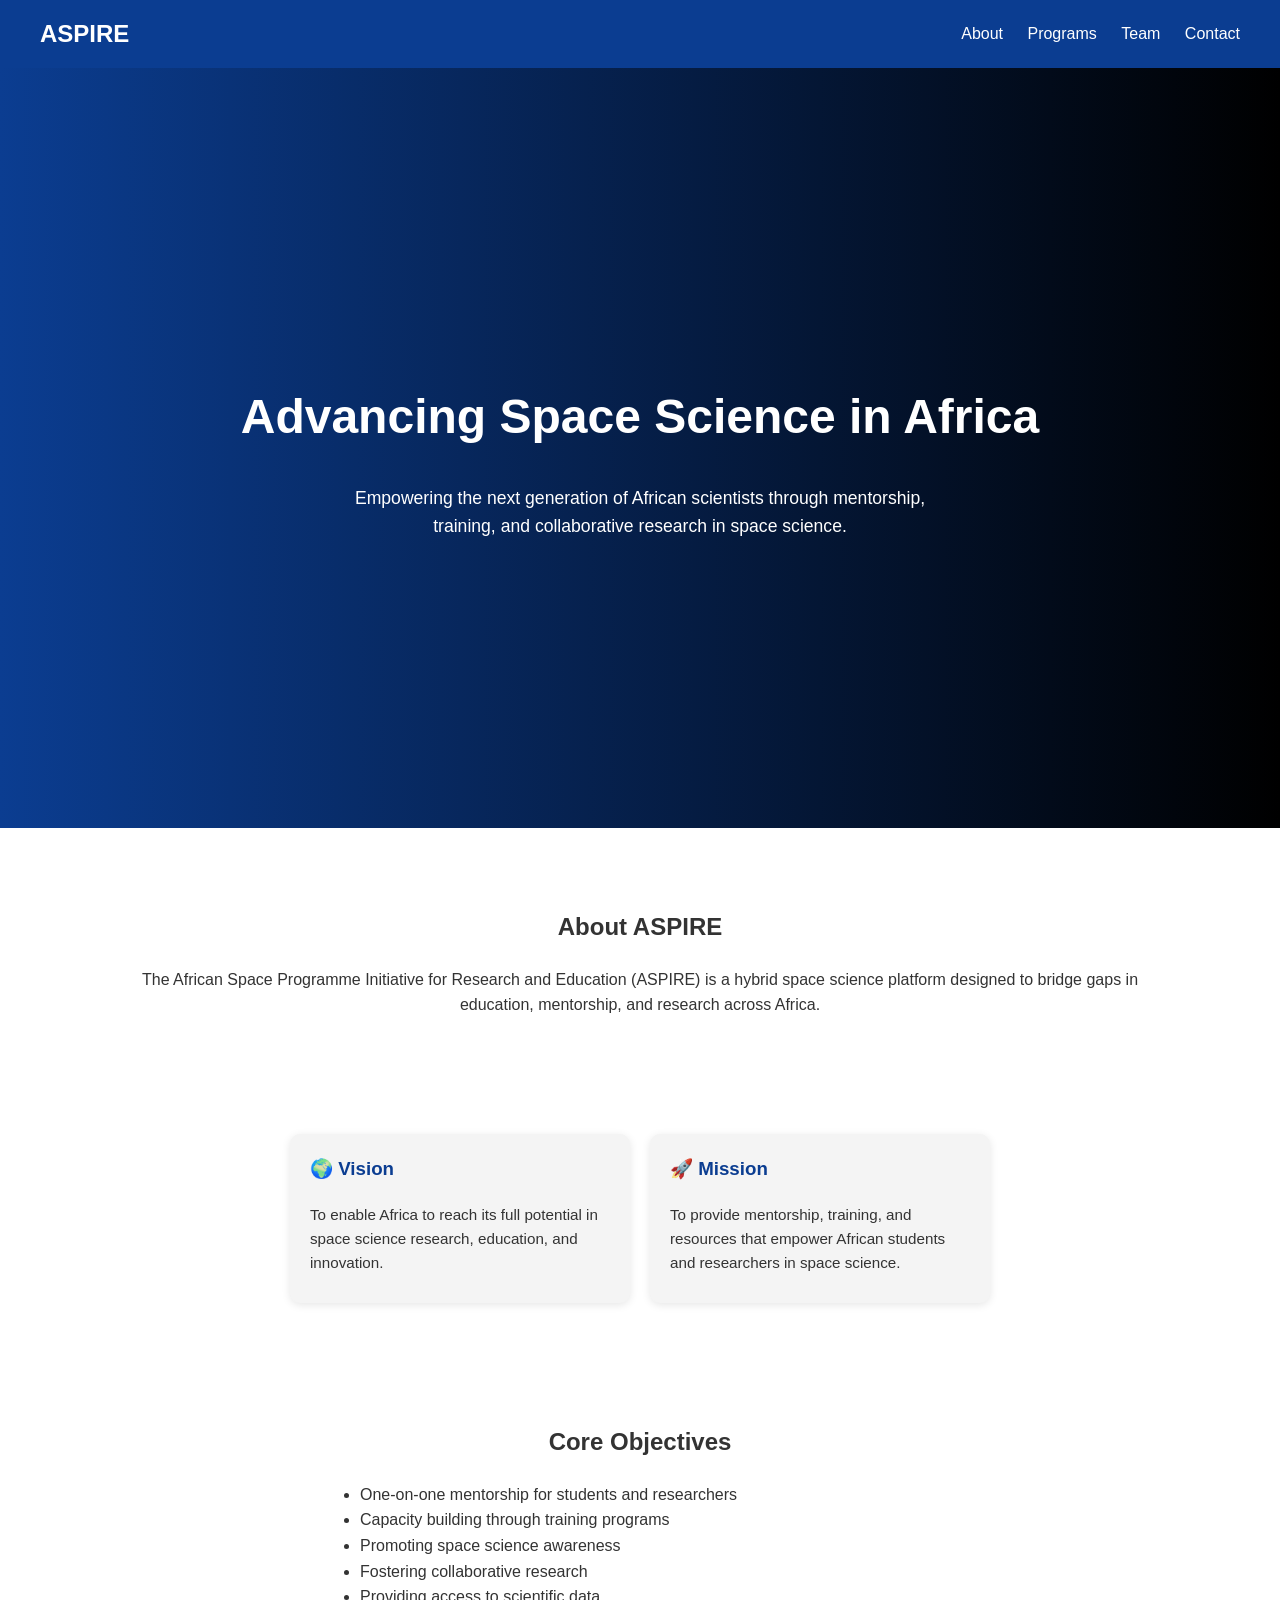
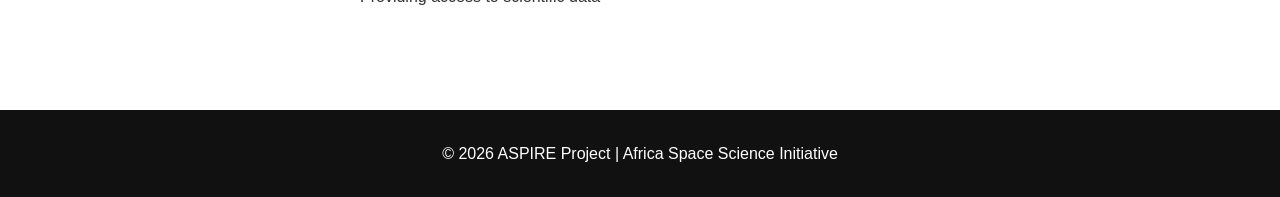
<file: index.html>
<!DOCTYPE html>
<html lang="en">
<head>
<meta charset="UTF-8">
<meta name="viewport" content="width=device-width, initial-scale=1.0">
<title>ASPIRE Project</title>
<link rel="stylesheet" href="css/styles.css">
</head>

<body>

<!-- NAVBAR -->
<nav class="navbar">
    <h2>ASPIRE</h2>
    <div>
        <a href="about.html">About</a>
        <a href="programs.html">Programs</a>
        <a href="team.html">Team</a>
        <a href="contact.html">Contact</a>
    </div>
</nav>

<!-- HERO -->
<section class="hero">
    <h1>Advancing Space Science in Africa</h1>
    <p>
        Empowering the next generation of African scientists through mentorship,
        training, and collaborative research in space science.
    </p>
</section>

<!-- ABOUT -->
<section class="section">
    <h2>About ASPIRE</h2>
    <p>
        The African Space Programme Initiative for Research and Education (ASPIRE)
        is a hybrid space science platform designed to bridge gaps in education,
        mentorship, and research across Africa.
    </p>
</section>

<!-- VISION & MISSION -->
<section class="cards">

    <div class="card">
        <h3>🌍 Vision</h3>
        <p>
            To enable Africa to reach its full potential in space science research,
            education, and innovation.
        </p>
    </div>

    <div class="card">
        <h3>🚀 Mission</h3>
        <p>
            To provide mentorship, training, and resources that empower African
            students and researchers in space science.
        </p>
    </div>

</section>

<!-- OBJECTIVES -->
<section class="section">
    <h2>Core Objectives</h2>
    <ul>
        <li>One-on-one mentorship for students and researchers</li>
        <li>Capacity building through training programs</li>
        <li>Promoting space science awareness</li>
        <li>Fostering collaborative research</li>
        <li>Providing access to scientific data</li>
    </ul>
</section>

<!-- FOOTER -->
<footer>
    <p>© 2026 ASPIRE Project | Africa Space Science Initiative</p>
</footer>

</body>
</html>
</file>
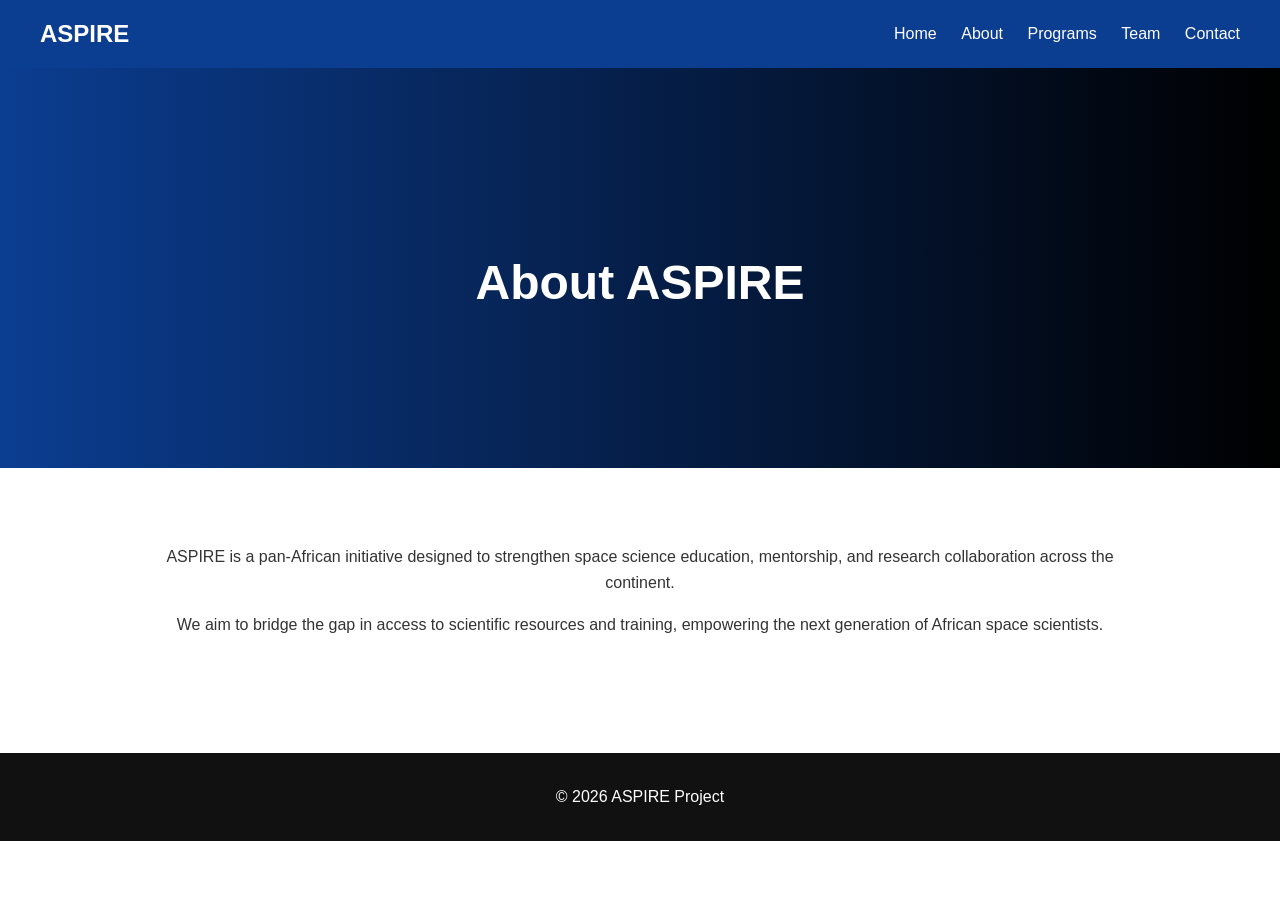
<file: about.html>
<!DOCTYPE html>
<html lang="en">
<head>
<meta charset="UTF-8">
<meta name="viewport" content="width=device-width, initial-scale=1.0">
<title>About - ASPIRE</title>
<link rel="stylesheet" href="css/styles.css">
</head>

<body>

<!-- NAVBAR -->
<nav class="navbar">
    <h2>ASPIRE</h2>
    <div>
        <a href="index.html">Home</a>
        <a href="about.html">About</a>
        <a href="programs.html">Programs</a>
        <a href="team.html">Team</a>
        <a href="contact.html">Contact</a>
    </div>
</nav>

<!-- HEADER SECTION -->
<section class="hero small-hero">
    <h1>About ASPIRE</h1>
</section>

<!-- CONTENT -->
<section class="section">
    <p>
        ASPIRE is a pan-African initiative designed to strengthen space science
        education, mentorship, and research collaboration across the continent.
    </p>

    <p>
        We aim to bridge the gap in access to scientific resources and training,
        empowering the next generation of African space scientists.
    </p>
</section>

<!-- FOOTER -->
<footer>
    <p>© 2026 ASPIRE Project</p>
</footer>

</body>
</html>
</file>
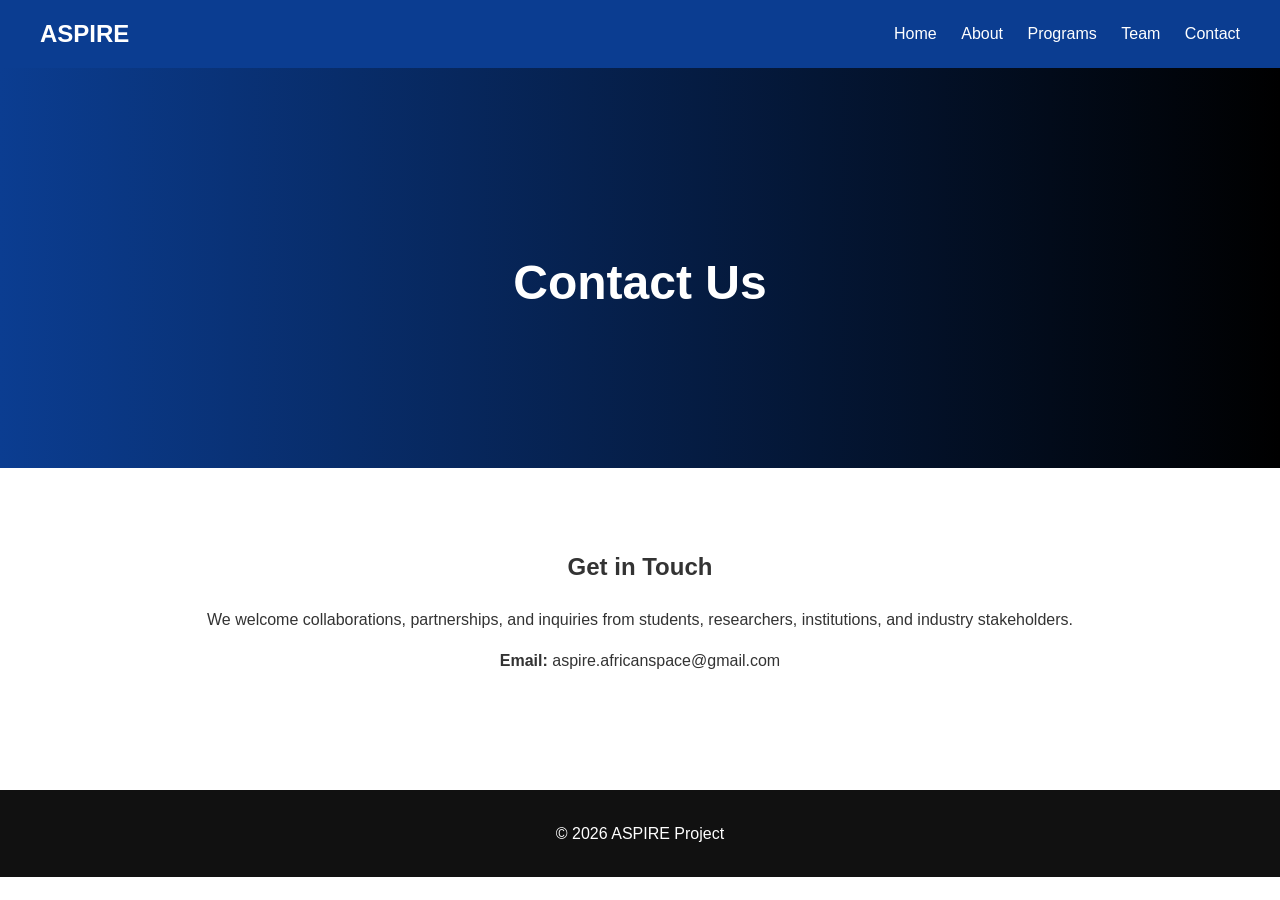
<file: contact.html>
<!DOCTYPE html>
<html lang="en">
<head>
<meta charset="UTF-8">
<meta name="viewport" content="width=device-width, initial-scale=1.0">
<title>Contact - ASPIRE</title>
<link rel="stylesheet" href="css/styles.css">
</head>

<body>

<!-- NAVBAR -->
<nav class="navbar">
    <h2>ASPIRE</h2>
    <div>
        <a href="index.html">Home</a>
        <a href="about.html">About</a>
        <a href="programs.html">Programs</a>
        <a href="team.html">Team</a>
        <a href="contact.html">Contact</a>
    </div>
</nav>

<!-- HERO -->
<section class="hero small-hero">
    <h1>Contact Us</h1>
</section>

<!-- CONTACT INFO -->
<section class="section">
    <h2>Get in Touch</h2>
    <p>
        We welcome collaborations, partnerships, and inquiries from students,
        researchers, institutions, and industry stakeholders.
    </p>

    <p><strong>Email:</strong> aspire.africanspace@gmail.com</p>
</section>


<!-- FOOTER -->
<footer>
    <p>© 2026 ASPIRE Project</p>
</footer>

</body>
</html>
</file>
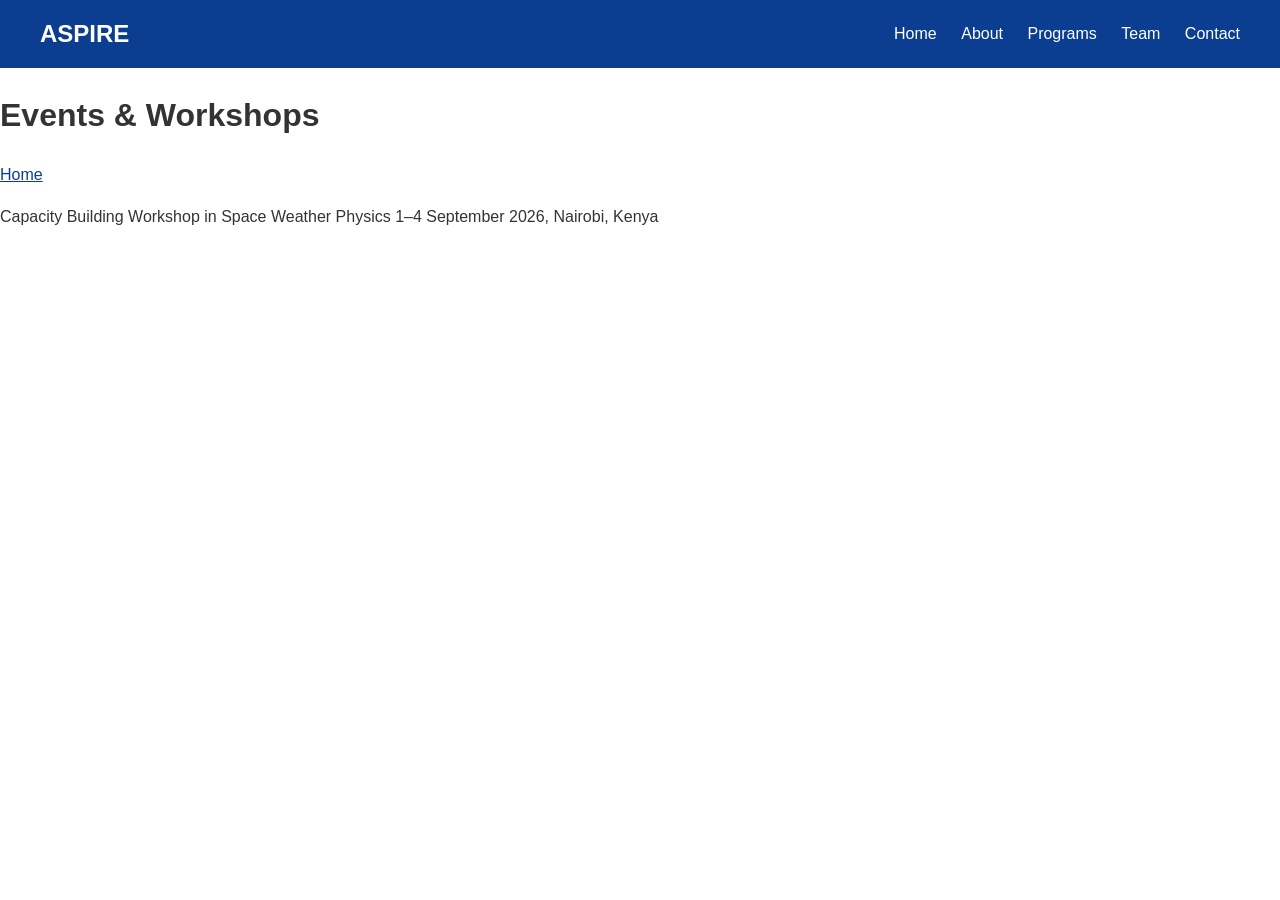
<file: events.html>
<!DOCTYPE html>
<html>
<head>
<title>Events - ASPIRE</title>
<link rel="stylesheet" href="css/styles.css">
</head>

<body>

<nav class="navbar">
    <h2>ASPIRE</h2>
    <div>
        <a href="index.html">Home</a>
        <a href="about.html">About</a>
        <a href="programs.html">Programs</a>
        <a href="team.html">Team</a>
        <a href="contact.html">Contact</a>
    </div>
</nav>
  
<header><h1>Events & Workshops</h1></header>

<nav>
<a href="index.html">Home</a>
</nav>

<section>
<p>
Capacity Building Workshop in Space Weather Physics  
1–4 September 2026, Nairobi, Kenya
</p>
</section>

</body>
</html>
</file>
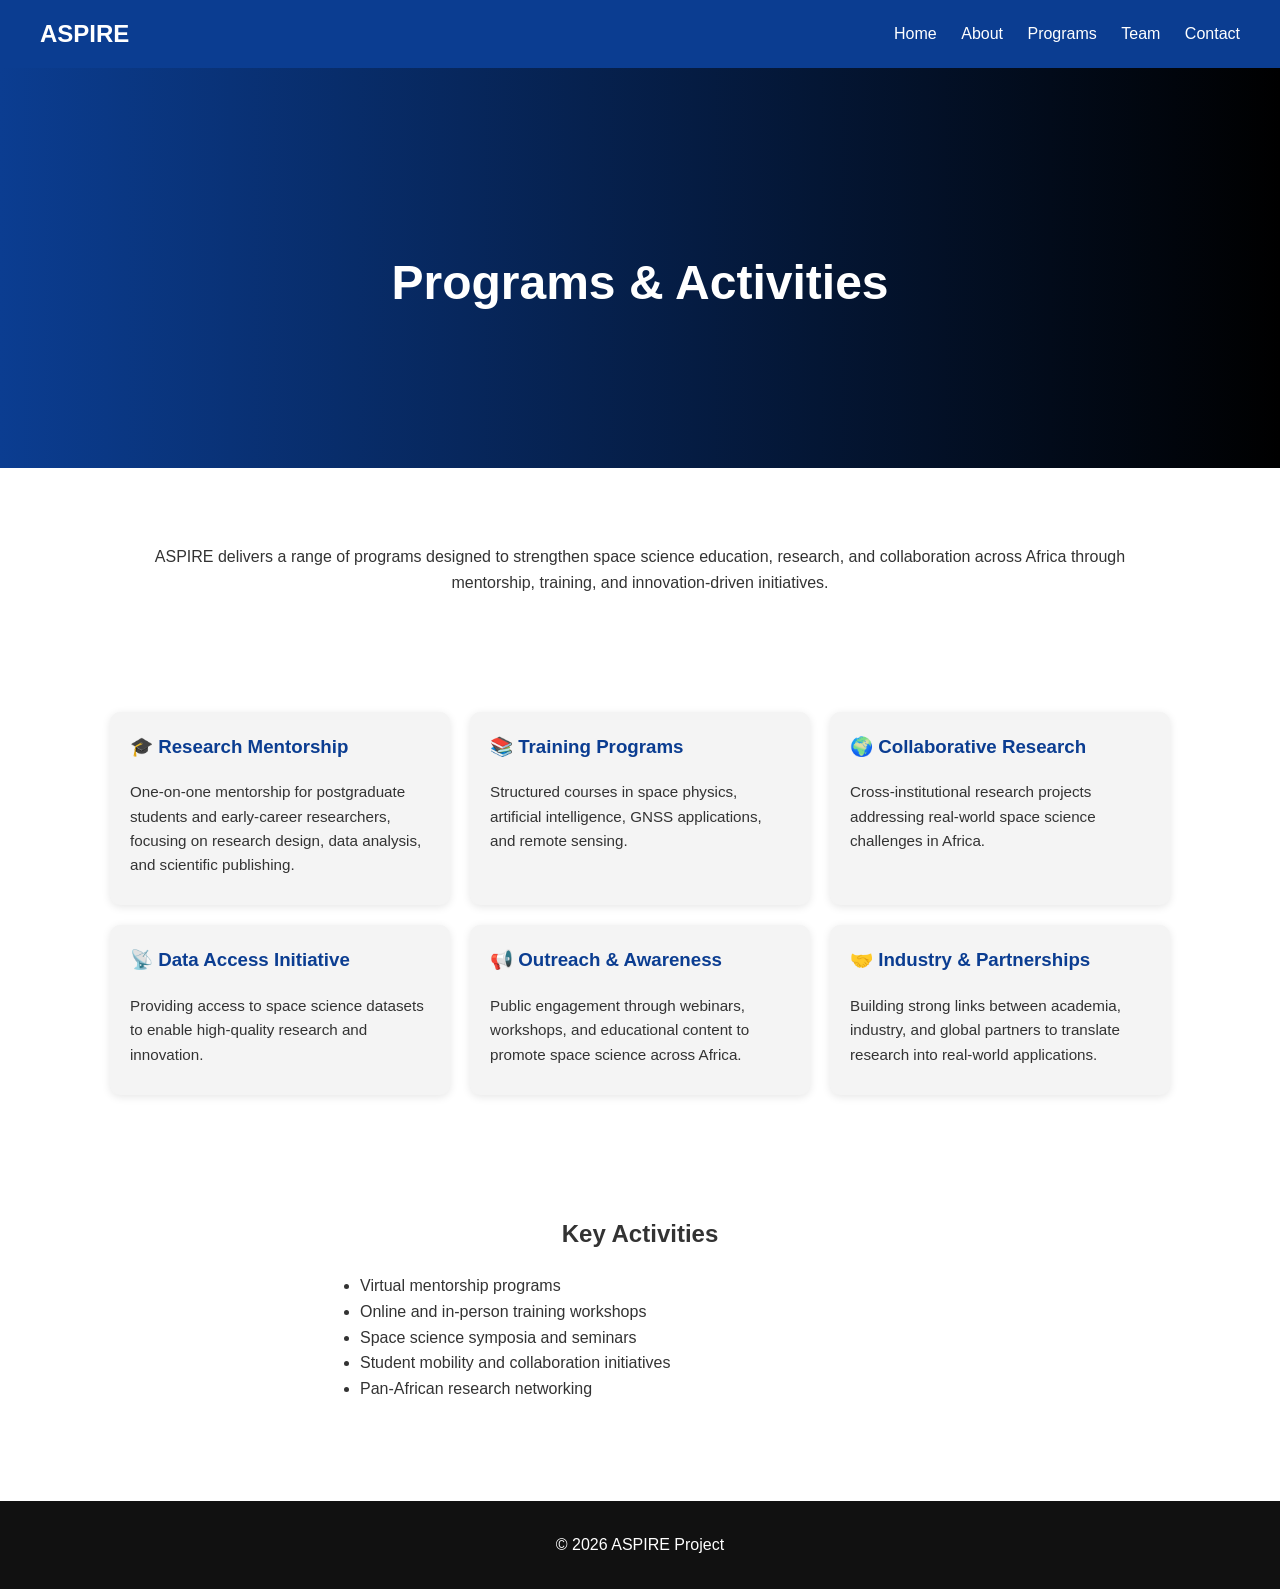
<file: programs.html>
<!DOCTYPE html>
<html lang="en">
<head>
<meta charset="UTF-8">
<meta name="viewport" content="width=device-width, initial-scale=1.0">
<title>Programs - ASPIRE</title>
<link rel="stylesheet" href="css/styles.css">
</head>

<body>

<!-- NAVBAR -->
<nav class="navbar">
    <h2>ASPIRE</h2>
    <div>
        <a href="index.html">Home</a>
        <a href="about.html">About</a>
        <a href="programs.html">Programs</a>
        <a href="team.html">Team</a>
        <a href="contact.html">Contact</a>
    </div>
</nav>

<!-- HERO -->
<section class="hero small-hero">
    <h1>Programs & Activities</h1>
</section>

<!-- INTRO -->
<section class="section">
    <p>
        ASPIRE delivers a range of programs designed to strengthen space science
        education, research, and collaboration across Africa through mentorship,
        training, and innovation-driven initiatives.
    </p>
</section>

<!-- PROGRAM CARDS -->
<section class="cards">

    <div class="card">
        <h3>🎓 Research Mentorship</h3>
        <p>
            One-on-one mentorship for postgraduate students and early-career
            researchers, focusing on research design, data analysis,
            and scientific publishing.
        </p>
    </div>

    <div class="card">
        <h3>📚 Training Programs</h3>
        <p>
            Structured courses in space physics, artificial intelligence,
            GNSS applications, and remote sensing.
        </p>
    </div>

    <div class="card">
        <h3>🌍 Collaborative Research</h3>
        <p>
            Cross-institutional research projects addressing real-world
            space science challenges in Africa.
        </p>
    </div>

    <div class="card">
        <h3>📡 Data Access Initiative</h3>
        <p>
            Providing access to space science datasets to enable
            high-quality research and innovation.
        </p>
    </div>

    <div class="card">
        <h3>📢 Outreach & Awareness</h3>
        <p>
            Public engagement through webinars, workshops, and educational
            content to promote space science across Africa.
        </p>
    </div>

    <div class="card">
        <h3>🤝 Industry & Partnerships</h3>
        <p>
            Building strong links between academia, industry, and global
            partners to translate research into real-world applications.
        </p>
    </div>

</section>

<!-- EXTRA SECTION -->
<section class="section">
    <h2>Key Activities</h2>
    <ul>
        <li>Virtual mentorship programs</li>
        <li>Online and in-person training workshops</li>
        <li>Space science symposia and seminars</li>
        <li>Student mobility and collaboration initiatives</li>
        <li>Pan-African research networking</li>
    </ul>
</section>

<!-- FOOTER -->
<footer>
    <p>© 2026 ASPIRE Project</p>
</footer>

</body>
</html>
</file>
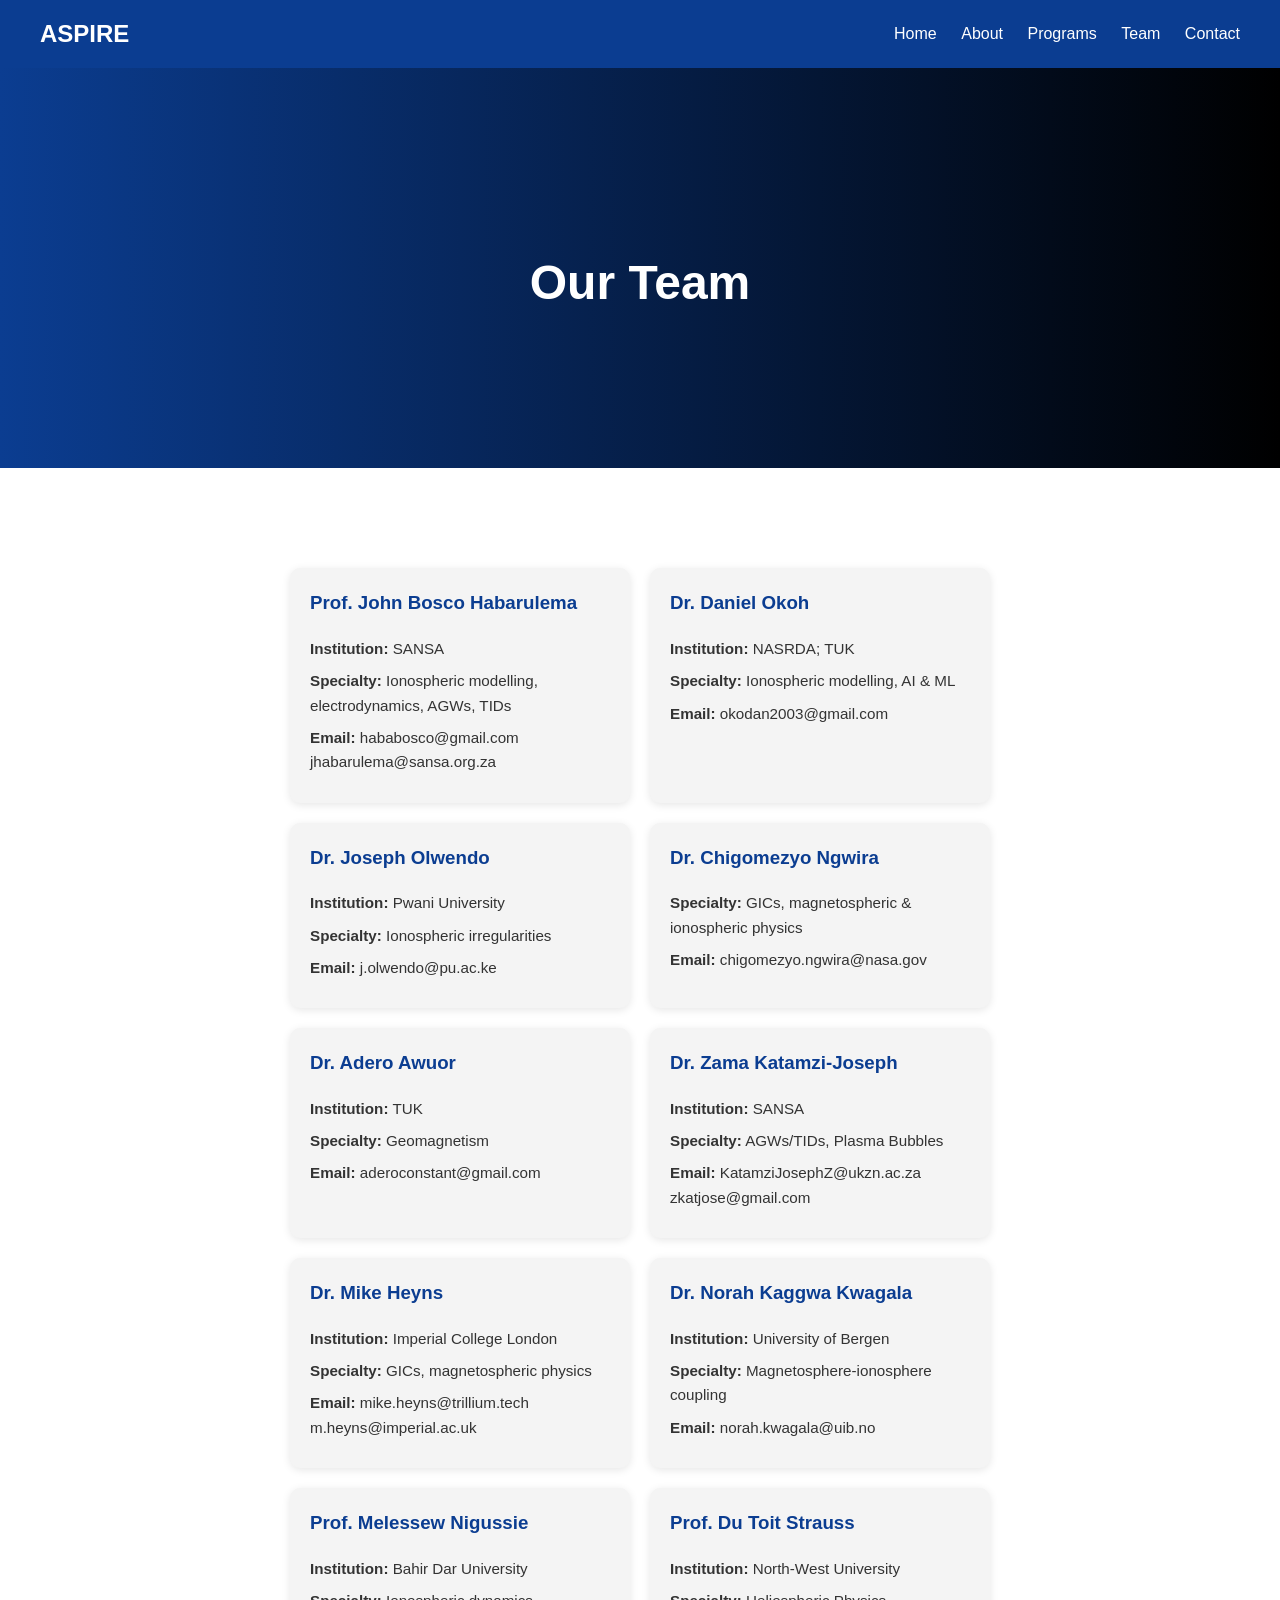
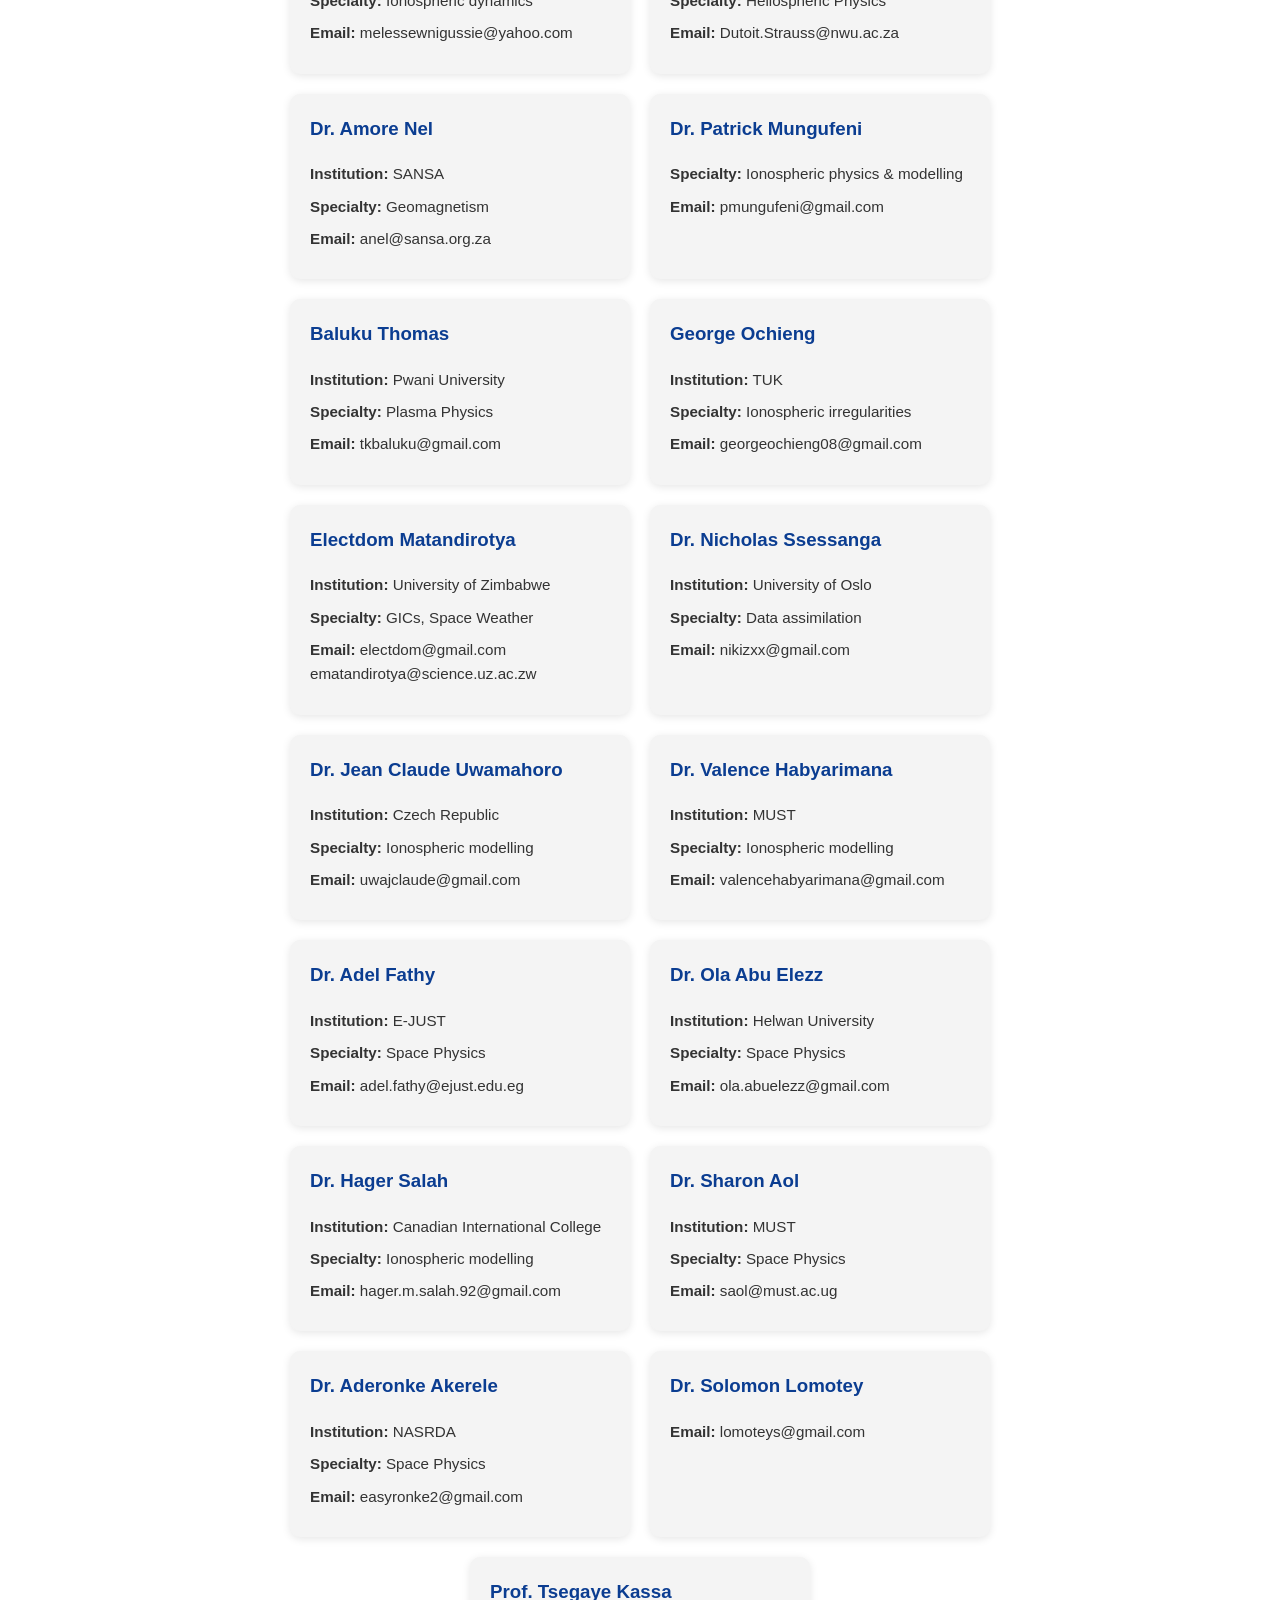
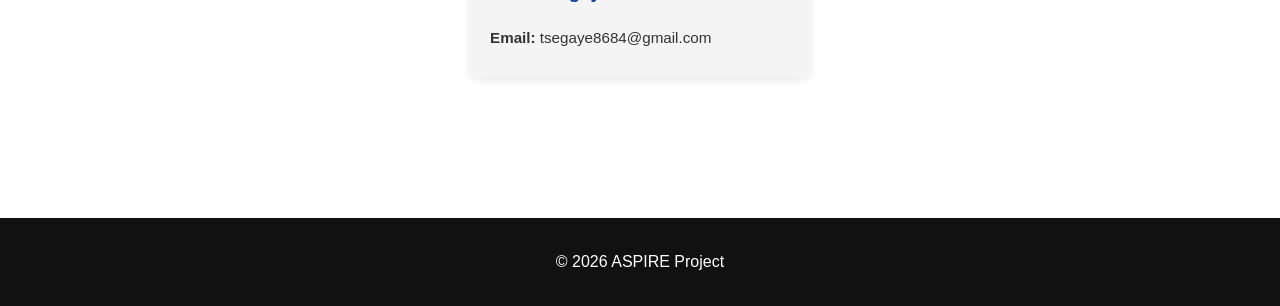
<file: team.html>
<!DOCTYPE html>
<html lang="en">
<head>
<meta charset="UTF-8">
<meta name="viewport" content="width=device-width, initial-scale=1.0">
<title>Team - ASPIRE</title>
<link rel="stylesheet" href="css/styles.css">
</head>

<body>

<!-- NAVBAR -->
<nav class="navbar">
    <h2>ASPIRE</h2>
    <div>
        <a href="index.html">Home</a>
        <a href="about.html">About</a>
        <a href="programs.html">Programs</a>
        <a href="team.html">Team</a>
        <a href="contact.html">Contact</a>
    </div>
</nav>

<!-- HERO -->
<section class="hero small-hero">
    <h1>Our Team</h1>
</section>

<!-- TEAM SECTION -->
<section class="section">

<div class="cards">

<!-- MEMBER -->
<div class="card">
<h3>Prof. John Bosco Habarulema</h3>
<p><strong>Institution:</strong> SANSA</p>
<p><strong>Specialty:</strong> Ionospheric modelling, electrodynamics, AGWs, TIDs</p>
<p><strong>Email:</strong> hababosco@gmail.com<br>jhabarulema@sansa.org.za</p>
</div>

<div class="card">
<h3>Dr. Daniel Okoh</h3>
<p><strong>Institution:</strong> NASRDA; TUK</p>
<p><strong>Specialty:</strong> Ionospheric modelling, AI & ML</p>
<p><strong>Email:</strong> okodan2003@gmail.com</p>
</div>

<div class="card">
<h3>Dr. Joseph Olwendo</h3>
<p><strong>Institution:</strong> Pwani University</p>
<p><strong>Specialty:</strong> Ionospheric irregularities</p>
<p><strong>Email:</strong> j.olwendo@pu.ac.ke</p>
</div>

<div class="card">
<h3>Dr. Chigomezyo Ngwira</h3>
<p><strong>Specialty:</strong> GICs, magnetospheric & ionospheric physics</p>
<p><strong>Email:</strong> chigomezyo.ngwira@nasa.gov</p>
</div>

<div class="card">
<h3>Dr. Adero Awuor</h3>
<p><strong>Institution:</strong> TUK</p>
<p><strong>Specialty:</strong> Geomagnetism</p>
<p><strong>Email:</strong> aderoconstant@gmail.com</p>
</div>

<div class="card">
<h3>Dr. Zama Katamzi-Joseph</h3>
<p><strong>Institution:</strong> SANSA</p>
<p><strong>Specialty:</strong> AGWs/TIDs, Plasma Bubbles</p>
<p><strong>Email:</strong> KatamziJosephZ@ukzn.ac.za<br>zkatjose@gmail.com</p>
</div>

<div class="card">
<h3>Dr. Mike Heyns</h3>
<p><strong>Institution:</strong> Imperial College London</p>
<p><strong>Specialty:</strong> GICs, magnetospheric physics</p>
<p><strong>Email:</strong> mike.heyns@trillium.tech<br>m.heyns@imperial.ac.uk</p>
</div>

<div class="card">
<h3>Dr. Norah Kaggwa Kwagala</h3>
<p><strong>Institution:</strong> University of Bergen</p>
<p><strong>Specialty:</strong> Magnetosphere-ionosphere coupling</p>
<p><strong>Email:</strong> norah.kwagala@uib.no</p>
</div>

<div class="card">
<h3>Prof. Melessew Nigussie</h3>
<p><strong>Institution:</strong> Bahir Dar University</p>
<p><strong>Specialty:</strong> Ionospheric dynamics</p>
<p><strong>Email:</strong> melessewnigussie@yahoo.com</p>
</div>

<div class="card">
<h3>Prof. Du Toit Strauss</h3>
<p><strong>Institution:</strong> North-West University</p>
<p><strong>Specialty:</strong> Heliospheric Physics</p>
<p><strong>Email:</strong> Dutoit.Strauss@nwu.ac.za</p>
</div>

<div class="card">
<h3>Dr. Amore Nel</h3>
<p><strong>Institution:</strong> SANSA</p>
<p><strong>Specialty:</strong> Geomagnetism</p>
<p><strong>Email:</strong> anel@sansa.org.za</p>
</div>

<div class="card">
<h3>Dr. Patrick Mungufeni</h3>
<p><strong>Specialty:</strong> Ionospheric physics & modelling</p>
<p><strong>Email:</strong> pmungufeni@gmail.com</p>
</div>

<div class="card">
<h3>Baluku Thomas</h3>
<p><strong>Institution:</strong> Pwani University</p>
<p><strong>Specialty:</strong> Plasma Physics</p>
<p><strong>Email:</strong> tkbaluku@gmail.com</p>
</div>

<div class="card">
<h3>George Ochieng</h3>
<p><strong>Institution:</strong> TUK</p>
<p><strong>Specialty:</strong> Ionospheric irregularities</p>
<p><strong>Email:</strong> georgeochieng08@gmail.com</p>
</div>

<div class="card">
<h3>Electdom Matandirotya</h3>
<p><strong>Institution:</strong> University of Zimbabwe</p>
<p><strong>Specialty:</strong> GICs, Space Weather</p>
<p><strong>Email:</strong> electdom@gmail.com<br>ematandirotya@science.uz.ac.zw</p>
</div>

<div class="card">
<h3>Dr. Nicholas Ssessanga</h3>
<p><strong>Institution:</strong> University of Oslo</p>
<p><strong>Specialty:</strong> Data assimilation</p>
<p><strong>Email:</strong> nikizxx@gmail.com</p>
</div>

<div class="card">
<h3>Dr. Jean Claude Uwamahoro</h3>
<p><strong>Institution:</strong> Czech Republic</p>
<p><strong>Specialty:</strong> Ionospheric modelling</p>
<p><strong>Email:</strong> uwajclaude@gmail.com</p>
</div>

<div class="card">
<h3>Dr. Valence Habyarimana</h3>
<p><strong>Institution:</strong> MUST</p>
<p><strong>Specialty:</strong> Ionospheric modelling</p>
<p><strong>Email:</strong> valencehabyarimana@gmail.com</p>
</div>

<div class="card">
<h3>Dr. Adel Fathy</h3>
<p><strong>Institution:</strong> E-JUST</p>
<p><strong>Specialty:</strong> Space Physics</p>
<p><strong>Email:</strong> adel.fathy@ejust.edu.eg</p>
</div>

<div class="card">
<h3>Dr. Ola Abu Elezz</h3>
<p><strong>Institution:</strong> Helwan University</p>
<p><strong>Specialty:</strong> Space Physics</p>
<p><strong>Email:</strong> ola.abuelezz@gmail.com</p>
</div>

<div class="card">
<h3>Dr. Hager Salah</h3>
<p><strong>Institution:</strong> Canadian International College</p>
<p><strong>Specialty:</strong> Ionospheric modelling</p>
<p><strong>Email:</strong> hager.m.salah.92@gmail.com</p>
</div>

<div class="card">
<h3>Dr. Sharon Aol</h3>
<p><strong>Institution:</strong> MUST</p>
<p><strong>Specialty:</strong> Space Physics</p>
<p><strong>Email:</strong> saol@must.ac.ug</p>
</div>

<div class="card">
<h3>Dr. Aderonke Akerele</h3>
<p><strong>Institution:</strong> NASRDA</p>
<p><strong>Specialty:</strong> Space Physics</p>
<p><strong>Email:</strong> easyronke2@gmail.com</p>
</div>

<div class="card">
<h3>Dr. Solomon Lomotey</h3>
<p><strong>Email:</strong> lomoteys@gmail.com</p>
</div>

<div class="card">
<h3>Prof. Tsegaye Kassa</h3>
<p><strong>Email:</strong> tsegaye8684@gmail.com</p>
</div>

</div>

</section>

<footer>
<p>© 2026 ASPIRE Project</p>
</footer>

</body>
</html>
</file>
<file: css/styles.css>
/* RESET */
body {
    margin: 0;
    font-family: 'Segoe UI', Arial, sans-serif;
    line-height: 1.6;
    color: #333;
}

/* NAVBAR */
.navbar {
    display: flex;
    justify-content: space-between;
    align-items: center;
    background: #0b3d91;
    color: white;
    padding: 15px 40px;
    position: sticky;
    top: 0;
    z-index: 1000;
}

.navbar h2 {
    margin: 0;
}

.navbar a {
    color: white;
    margin-left: 20px;
    text-decoration: none;
    font-weight: 500;
}

.navbar a:hover {
    text-decoration: underline;
}

/* HERO SECTION */
.hero {
    height: 80vh;
    background: linear-gradient(to right, #0b3d91, #000);
    color: white;
    display: flex;
    flex-direction: column;
    justify-content: center;
    align-items: center;
    text-align: center;
    padding: 20px;
}

.hero h1 {
    font-size: 3em;
    margin-bottom: 10px;
}

.hero p {
    max-width: 600px;
    font-size: 1.1em;
}

/* SMALL HERO (INNER PAGES) */
.small-hero {
    height: 40vh;
}

/* SECTIONS */
.section {
    padding: 60px 20px;
    text-align: center;
    max-width: 1000px;
    margin: auto;
}

.section h2 {
    margin-bottom: 20px;
}

/* LIST STYLING */
.section ul {
    text-align: left;
    max-width: 600px;
    margin: auto;
}

/* CARDS CONTAINER */
.cards {
    display: flex;
    justify-content: center;
    gap: 20px;
    padding: 40px;
    flex-wrap: wrap;
}

/* CARD DESIGN */
.card {
    background: #f4f4f4;
    padding: 20px;
    width: 300px;
    border-radius: 10px;
    text-align: left;
    box-shadow: 0 2px 8px rgba(0,0,0,0.1);
    transition: 0.3s;
}

.card:hover {
    transform: translateY(-5px);
}

/* CARD TEXT */
.card h3 {
    margin-top: 0;
    color: #0b3d91;
}

.card p {
    margin: 8px 0;
    font-size: 0.95em;
}

/* FOOTER */
footer {
    background: #111;
    color: white;
    text-align: center;
    padding: 15px;
    margin-top: 40px;
}

/* LINKS */
a {
    color: #0b3d91;
}

/* RESPONSIVE DESIGN */
@media (max-width: 768px) {
    .hero h1 {
        font-size: 2em;
    }

    .navbar {
        flex-direction: column;
        align-items: flex-start;
    }

    .navbar div {
        margin-top: 10px;
    }

    .cards {
        padding: 20px;
    }
}


/* CONTACT FORM */
.contact-form {
    max-width: 600px;
    margin: auto;
    display: flex;
    flex-direction: column;
    gap: 15px;
}

.contact-form input,
.contact-form textarea {
    padding: 12px;
    border-radius: 5px;
    border: 1px solid #ccc;
    font-size: 1em;
}

.contact-form button {
    background: #0b3d91;
    color: white;
    padding: 12px;
    border: none;
    cursor: pointer;
    border-radius: 5px;
}

.contact-form button:hover {
    background: #082c6c;
}
</file>
